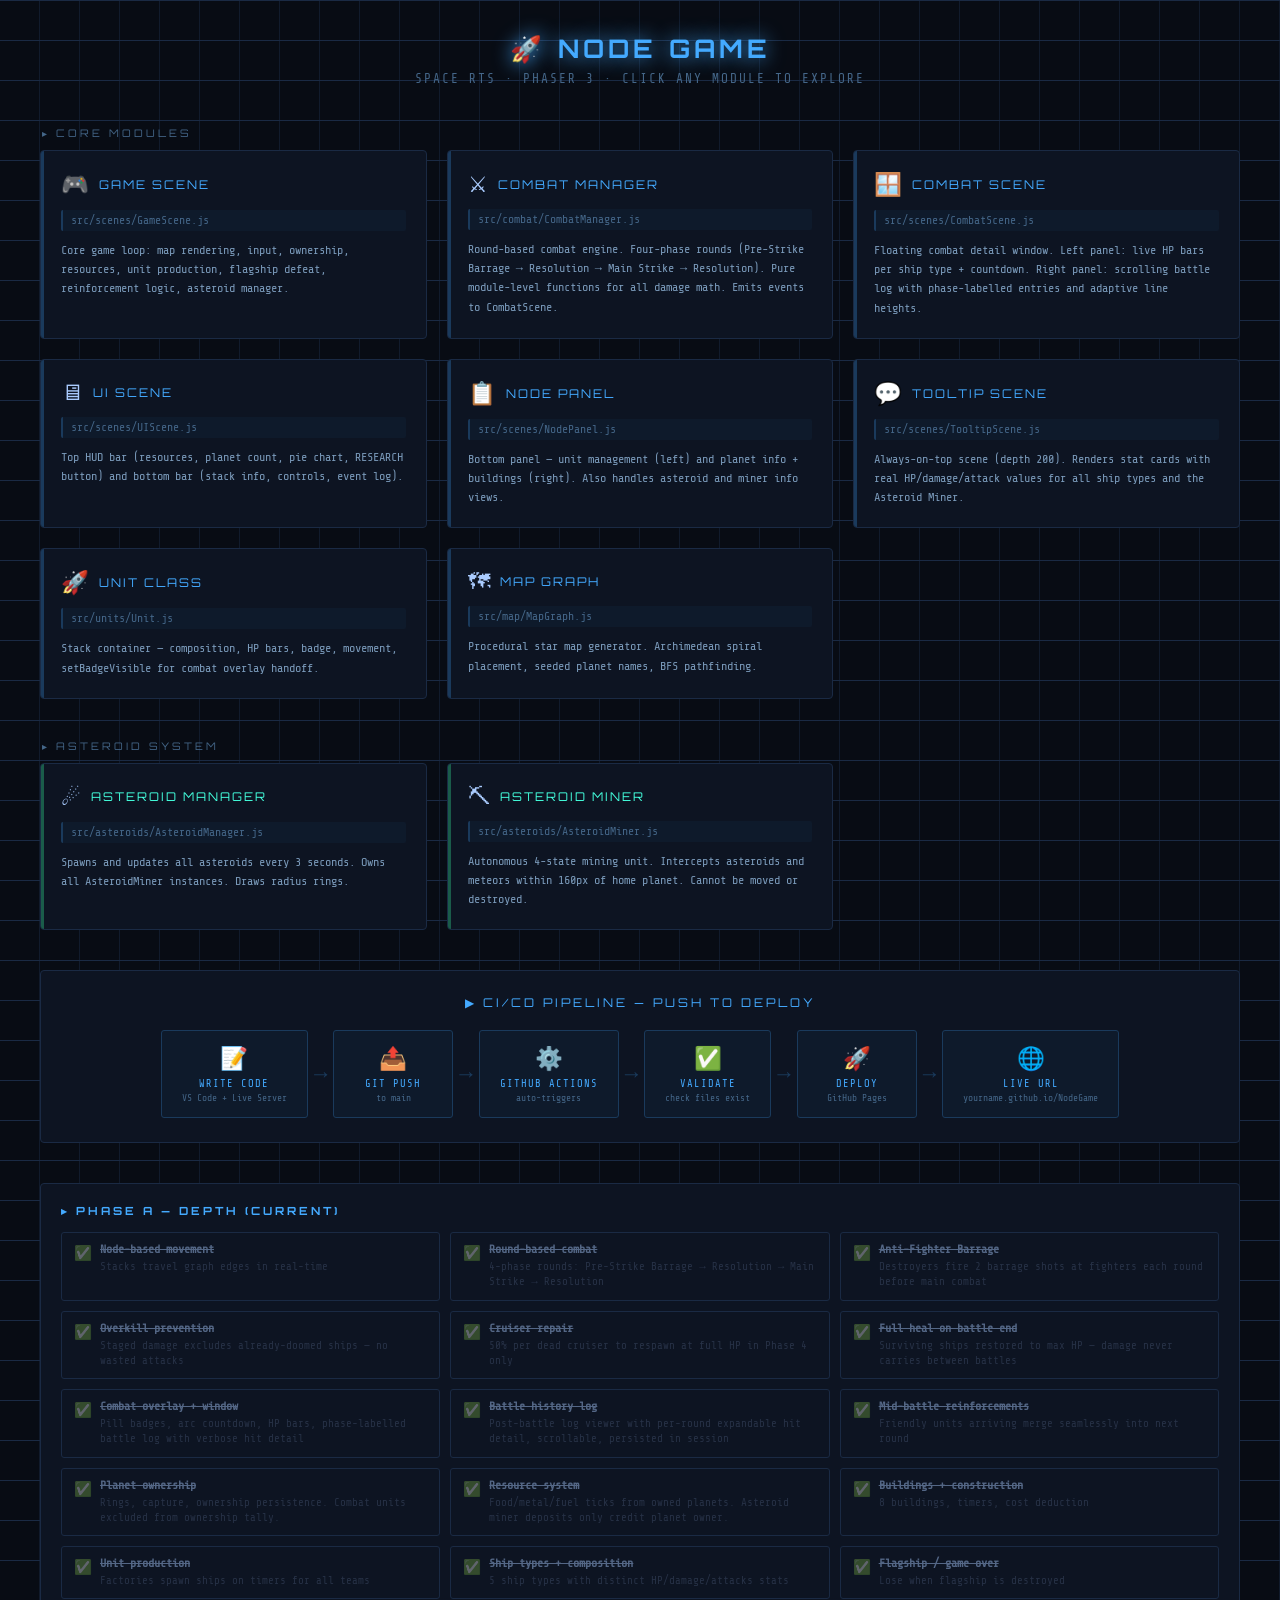
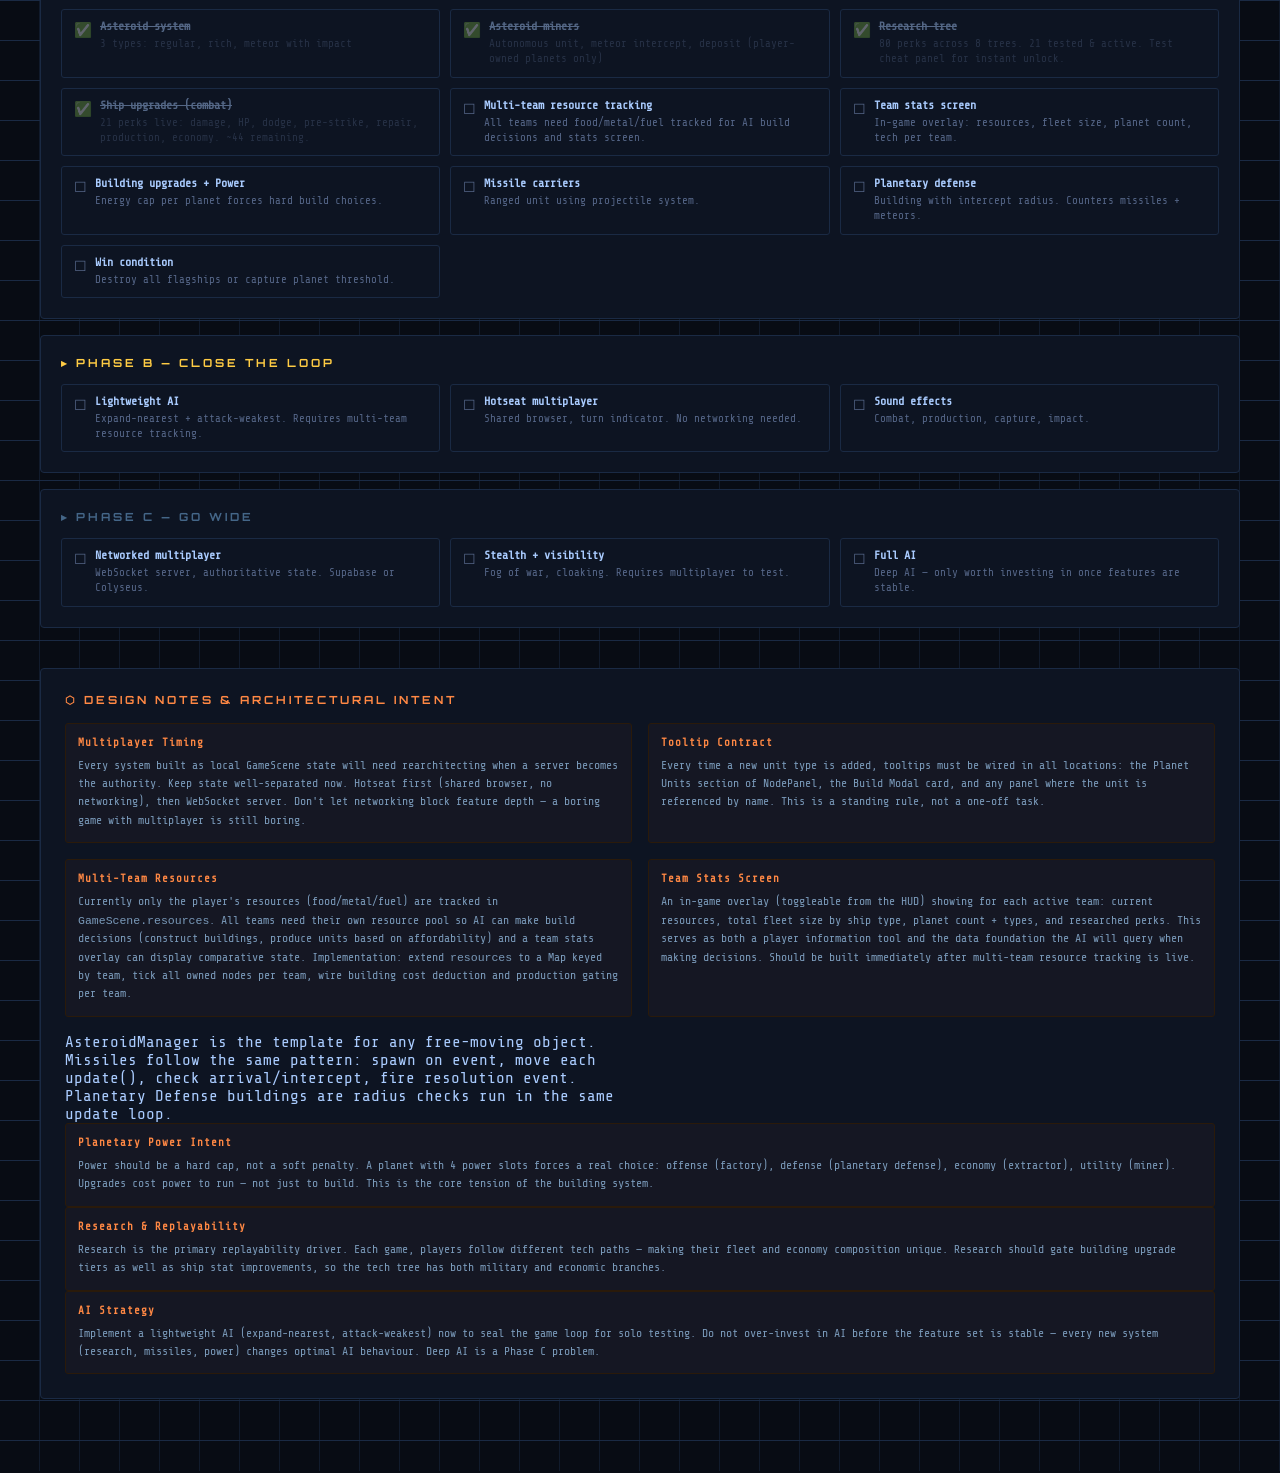
<file: project-map.html>
<!DOCTYPE html>
<html lang="en">
<head>
<meta charset="UTF-8"/>
<title>Node Game — Project Map</title>
<style>
  @import url('https://fonts.googleapis.com/css2?family=Share+Tech+Mono&family=Orbitron:wght@400;700&display=swap');

  :root {
    --blue: #44aaff;
    --blue-dim: #1a3a5c;
    --red: #ff4455;
    --orange: #ff8844;
    --cyan: #44ffdd;
    --bg: #080c14;
    --panel: #0d1422;
    --border: #1a2a44;
    --text: #aaccff;
    --muted: #446688;
  }

  * { box-sizing: border-box; margin: 0; padding: 0; }

  body {
    background: var(--bg);
    color: var(--text);
    font-family: 'Share Tech Mono', monospace;
    min-height: 100vh;
    padding: 32px 24px;
    background-image:
      repeating-linear-gradient(0deg, transparent, transparent 39px, var(--border) 39px, var(--border) 40px),
      repeating-linear-gradient(90deg, transparent, transparent 39px, var(--border) 40px, var(--border) 40px);
    background-size: 40px 40px;
  }

  h1 { font-family: 'Orbitron', monospace; color: var(--blue); font-size: 1.6rem; letter-spacing: 4px; text-align: center; margin-bottom: 8px; text-shadow: 0 0 20px var(--blue); }
  .subtitle { text-align: center; color: var(--muted); font-size: 0.8rem; margin-bottom: 40px; letter-spacing: 2px; }

  .section-label { font-family: 'Orbitron', monospace; font-size: 0.65rem; color: var(--muted); letter-spacing: 3px; text-transform: uppercase; max-width: 1200px; margin: 0 auto 10px; padding-left: 2px; }

  .grid { display: grid; grid-template-columns: 1fr 1fr 1fr; gap: 20px; max-width: 1200px; margin: 0 auto 40px; }

  .card { background: var(--panel); border: 1px solid var(--border); border-radius: 4px; padding: 20px; cursor: pointer; transition: border-color 0.2s, box-shadow 0.2s, transform 0.15s; position: relative; overflow: hidden; }
  .card::before { content: ''; position: absolute; top: 0; left: 0; width: 3px; height: 100%; background: var(--blue-dim); transition: background 0.2s; }
  .card:hover { border-color: var(--blue); box-shadow: 0 0 20px rgba(68,170,255,0.12); transform: translateY(-2px); }
  .card:hover::before { background: var(--blue); }
  .card.active { border-color: var(--blue); box-shadow: 0 0 28px rgba(68,170,255,0.2); }
  .card.active::before { background: var(--blue); }
  .card.cyan::before { background: #1a5c4a; }
  .card.cyan:hover { border-color: var(--cyan); box-shadow: 0 0 20px rgba(68,255,221,0.12); }
  .card.cyan:hover::before, .card.cyan.active::before { background: var(--cyan); }
  .card.cyan.active { border-color: var(--cyan); }

  .card-header { display: flex; align-items: center; gap: 10px; margin-bottom: 12px; }
  .icon { font-size: 1.4rem; }
  .card-title { font-family: 'Orbitron', monospace; font-size: 0.75rem; color: var(--blue); letter-spacing: 2px; text-transform: uppercase; }
  .card.cyan .card-title { color: var(--cyan); }
  .card-file { font-size: 0.72rem; color: var(--muted); margin-bottom: 10px; padding: 4px 8px; background: rgba(68,170,255,0.04); border-radius: 2px; border-left: 2px solid var(--blue-dim); }
  .card-lines { font-size: 0.65rem; color: #2a4a6a; margin-bottom: 8px; }
  .card-desc { font-size: 0.75rem; color: #7a9aba; line-height: 1.6; }

  .detail { max-width: 1200px; margin: 0 auto 40px; background: var(--panel); border: 1px solid var(--blue); border-radius: 4px; padding: 24px; display: none; animation: fadeIn 0.2s ease; }
  .detail.show { display: block; }
  @keyframes fadeIn { from { opacity: 0; transform: translateY(4px); } to { opacity: 1; transform: translateY(0); } }
  .detail-title { font-family: 'Orbitron', monospace; color: var(--blue); font-size: 0.9rem; letter-spacing: 3px; margin-bottom: 16px; }
  .detail-grid { display: grid; grid-template-columns: 1fr 1fr; gap: 20px; }
  .detail-section h3 { font-size: 0.7rem; color: var(--muted); letter-spacing: 2px; text-transform: uppercase; margin-bottom: 10px; border-bottom: 1px solid var(--border); padding-bottom: 6px; }
  .tag-list { display: flex; flex-wrap: wrap; gap: 6px; }
  .tag { padding: 3px 10px; border-radius: 2px; font-size: 0.7rem; border: 1px solid; }
  .tag.blue   { color: var(--blue);  border-color: var(--blue-dim);  background: rgba(68,170,255,0.06); }
  .tag.red    { color: var(--red);   border-color: #5c1a1a;          background: rgba(255,68,85,0.06); }
  .tag.yellow { color: #ffcc44;      border-color: #5c4a00;          background: rgba(255,204,68,0.06); }
  .tag.green  { color: #44ff88;      border-color: #1a5c35;          background: rgba(68,255,136,0.06); }
  .tag.cyan   { color: var(--cyan);  border-color: #1a5c4a;          background: rgba(68,255,221,0.06); }
  .tag.orange { color: var(--orange);border-color: #5c2a00;          background: rgba(255,136,68,0.06); }
  .step-list { list-style: none; }
  .step-list li { padding: 6px 0; font-size: 0.75rem; color: #7a9aba; border-bottom: 1px solid var(--border); display: flex; gap: 10px; }
  .step-list li span.num { color: var(--blue); min-width: 20px; }

  .pipeline { max-width: 1200px; margin: 0 auto 40px; background: var(--panel); border: 1px solid var(--border); border-radius: 4px; padding: 24px; }
  .pipeline-title { font-family: 'Orbitron', monospace; color: var(--blue); font-size: 0.75rem; letter-spacing: 3px; margin-bottom: 20px; text-align: center; }
  .pipeline-flow { display: flex; align-items: center; justify-content: center; flex-wrap: wrap; gap: 0; }
  .pipe-step { text-align: center; padding: 14px 20px; background: rgba(68,170,255,0.04); border: 1px solid var(--blue-dim); border-radius: 3px; min-width: 120px; }
  .pipe-step .p-icon { font-size: 1.4rem; margin-bottom: 6px; }
  .pipe-step .p-name { font-size: 0.65rem; color: var(--blue); letter-spacing: 1px; text-transform: uppercase; }
  .pipe-step .p-sub  { font-size: 0.6rem; color: var(--muted); margin-top: 3px; }
  .pipe-arrow { color: var(--blue-dim); font-size: 1.4rem; padding: 0 6px; flex-shrink: 0; }

  .roadmap { max-width: 1200px; margin: 0 auto 40px; }
  .roadmap-phase { background: var(--panel); border: 1px solid var(--border); border-radius: 4px; padding: 20px; margin-bottom: 16px; }
  .roadmap-phase h2 { font-family: 'Orbitron', monospace; font-size: 0.7rem; letter-spacing: 3px; margin-bottom: 14px; }
  .phase-a h2 { color: var(--blue); }
  .phase-b h2 { color: #ffcc44; }
  .phase-c h2 { color: var(--muted); }
  .roadmap-grid { display: grid; grid-template-columns: repeat(3, 1fr); gap: 10px; }
  .roadmap-item { padding: 10px 12px; border-radius: 3px; border: 1px solid var(--border); font-size: 0.72rem; display: flex; gap: 8px; align-items: flex-start; cursor: pointer; transition: border-color 0.15s; }
  .roadmap-item:hover { border-color: var(--blue); }
  .roadmap-item .ri-check { flex-shrink: 0; font-size: 0.9rem; }
  .roadmap-item b { color: var(--text); display: block; margin-bottom: 3px; font-size: 0.73rem; }
  .roadmap-item span { color: #556688; font-size: 0.68rem; line-height: 1.4; }
  .roadmap-item.done b { text-decoration: line-through; opacity: 0.45; }
  .roadmap-item.done span { opacity: 0.35; }

  .design-notes { max-width: 1200px; margin: 0 auto 40px; background: var(--panel); border: 1px solid var(--border); border-radius: 4px; padding: 24px; }
  .design-notes h2 { font-family: 'Orbitron', monospace; color: var(--orange); font-size: 0.7rem; letter-spacing: 3px; margin-bottom: 16px; }
  .note-grid { display: grid; grid-template-columns: 1fr 1fr; gap: 16px; }
  .note-item { padding: 12px; background: rgba(255,136,68,0.03); border: 1px solid #2a1a0a; border-radius: 3px; }
  .note-item h3 { font-size: 0.68rem; color: var(--orange); letter-spacing: 1px; margin-bottom: 8px; }
  .note-item p { font-size: 0.72rem; color: #7a9aba; line-height: 1.6; }
</style>
</head>
<body>

<h1>🚀 NODE GAME</h1>
<p class="subtitle">SPACE RTS · PHASER 3 · CLICK ANY MODULE TO EXPLORE</p>

<div class="section-label">▸ Core Modules</div>
<div class="grid" id="cards"></div>
<div class="detail" id="detail"></div>

<div class="section-label">▸ Asteroid System</div>
<div class="grid" id="asteroid-cards"></div>
<div class="detail" id="asteroid-detail"></div>

<div class="pipeline">
  <div class="pipeline-title">▶ CI/CD PIPELINE — PUSH TO DEPLOY</div>
  <div class="pipeline-flow">
    <div class="pipe-step"><div class="p-icon">📝</div><div class="p-name">Write Code</div><div class="p-sub">VS Code + Live Server</div></div>
    <div class="pipe-arrow">→</div>
    <div class="pipe-step"><div class="p-icon">📤</div><div class="p-name">git push</div><div class="p-sub">to main</div></div>
    <div class="pipe-arrow">→</div>
    <div class="pipe-step"><div class="p-icon">⚙️</div><div class="p-name">GitHub Actions</div><div class="p-sub">auto-triggers</div></div>
    <div class="pipe-arrow">→</div>
    <div class="pipe-step"><div class="p-icon">✅</div><div class="p-name">Validate</div><div class="p-sub">check files exist</div></div>
    <div class="pipe-arrow">→</div>
    <div class="pipe-step"><div class="p-icon">🚀</div><div class="p-name">Deploy</div><div class="p-sub">GitHub Pages</div></div>
    <div class="pipe-arrow">→</div>
    <div class="pipe-step"><div class="p-icon">🌐</div><div class="p-name">Live URL</div><div class="p-sub">yourname.github.io/NodeGame</div></div>
  </div>
</div>

<div class="roadmap">
  <div class="roadmap-phase phase-a">
    <h2>▸ PHASE A — DEPTH (CURRENT)</h2>
    <div class="roadmap-grid" id="phase-a"></div>
  </div>
  <div class="roadmap-phase phase-b">
    <h2>▸ PHASE B — CLOSE THE LOOP</h2>
    <div class="roadmap-grid" id="phase-b"></div>
  </div>
  <div class="roadmap-phase phase-c">
    <h2>▸ PHASE C — GO WIDE</h2>
    <div class="roadmap-grid" id="phase-c"></div>
  </div>
</div>

<div class="design-notes">
  <h2>⬡ DESIGN NOTES & ARCHITECTURAL INTENT</h2>
  <div class="note-grid">
    <div class="note-item">
      <h3>Multiplayer Timing</h3>
      <p>Every system built as local GameScene state will need rearchitecting when a server becomes the authority. Keep state well-separated now. Hotseat first (shared browser, no networking), then WebSocket server. Don't let networking block feature depth — a boring game with multiplayer is still boring.</p>
    </div>
    <div class="note-item">
      <h3>Tooltip Contract</h3>
      <p>Every time a new unit type is added, tooltips must be wired in all locations: the Planet Units section of NodePanel, the Build Modal card, and any panel where the unit is referenced by name. This is a standing rule, not a one-off task.</p>
    </div>
    <div class="note-item">
      <h3>Multi-Team Resources</h3>
      <p>Currently only the player's resources (food/metal/fuel) are tracked in <code>GameScene.resources</code>. All teams need their own resource pool so AI can make build decisions (construct buildings, produce units based on affordability) and a team stats overlay can display comparative state. Implementation: extend <code>resources</code> to a Map keyed by team, tick all owned nodes per team, wire building cost deduction and production gating per team.</p>
    </div>
    <div class="note-item">
      <h3>Team Stats Screen</h3>
      <p>An in-game overlay (toggleable from the HUD) showing for each active team: current resources, total fleet size by ship type, planet count + types, and researched perks. This serves as both a player information tool and the data foundation the AI will query when making decisions. Should be built immediately after multi-team resource tracking is live.</p>
    </div>
      <p>AsteroidManager is the template for any free-moving object. Missiles follow the same pattern: spawn on event, move each update(), check arrival/intercept, fire resolution event. Planetary Defense buildings are radius checks run in the same update loop.</p>
    </div>
    <div class="note-item">
      <h3>Planetary Power Intent</h3>
      <p>Power should be a hard cap, not a soft penalty. A planet with 4 power slots forces a real choice: offense (factory), defense (planetary defense), economy (extractor), utility (miner). Upgrades cost power to run — not just to build. This is the core tension of the building system.</p>
    </div>
    <div class="note-item">
      <h3>Research & Replayability</h3>
      <p>Research is the primary replayability driver. Each game, players follow different tech paths — making their fleet and economy composition unique. Research should gate building upgrade tiers as well as ship stat improvements, so the tech tree has both military and economic branches.</p>
    </div>
    <div class="note-item">
      <h3>AI Strategy</h3>
      <p>Implement a lightweight AI (expand-nearest, attack-weakest) now to seal the game loop for solo testing. Do not over-invest in AI before the feature set is stable — every new system (research, missiles, power) changes optimal AI behaviour. Deep AI is a Phase C problem.</p>
    </div>
  </div>
</div>

<script>
const modules = [
  {
    icon: '🎮', title: 'Game Scene', file: 'src/scenes/GameScene.js', cyan: false,
    desc: 'Core game loop: map rendering, input, ownership, resources, unit production, flagship defeat, reinforcement logic, asteroid manager.',
    tags: ['Combat', 'Ownership', 'Resources', 'Production', 'Asteroids'],
    tagTypes: ['blue','blue','blue','blue','cyan'],
    steps: [
      'Procedural spiral map scaled by player count (10 + n×10 nodes)',
      'BFS pathfinding — stacks move along graph edges in real-time',
      'handleArrival(): merges friendlies, starts battles, or reinforces in-combat stacks',
      'reinforceCombatant(): absorbs arriving ships into a fighting unit without interrupting combat',
      'nodeOwnership Map tracks team per node; drawOwnershipRings() redraws each change',
      'Resource tick every 3s — sums food/metal/fuel from all player-owned nodes',
      'Unit production timers per node:bldId key — ticks in _tickUnitProduction()',
      'AsteroidManager owned here — update(delta) called each frame',
      '_dead flag pattern prevents ghost update() calls on destroyed units',
    ],
    note: 'reinforceCombatant() is the key path for mid-battle reinforcements — it writes directly to composition + unitHP without touching the battle object.'
  },
  {
    icon: '⚔', title: 'Combat Manager', file: 'src/combat/CombatManager.js', cyan: false,
    desc: 'Round-based combat engine. Four-phase rounds (Pre-Strike Barrage → Resolution → Main Strike → Resolution). Pure module-level functions for all damage math. Emits events to CombatScene.',
    tags: ['HP System', 'Phases', 'Barrage', 'Overlay', 'Events'],
    tagTypes: ['red','blue','orange','blue','yellow'],
    steps: [
      'SHIP_STATS: fighter(10hp/5dmg/1atk) destroyer(20/10/1+barrage) cruiser(20/10/2+repair) dreadnaught(50/20/2) flagship(60/20/2)',
      'Phase 1 — Pre-Strike: destroyers fire 2 barrage shots each at fighters; both sides staged simultaneously before damage applied',
      'Phase 2 — Pre-Strike Resolution: barrage buffers applied, dead fighters pruned; no cruiser repair here',
      'Phase 3 — Main Strike: all surviving ships build shuffled attack queues; _stageDamage() excludes already-doomed ships to prevent overkill waste',
      'Phase 4 — Main Strike Resolution: damage applied, _pruneHPWithRepair() rolls 50% per dead cruiser to respawn at full HP',
      'Full heal on battle end: _fullHeal() restores all surviving ships to max HP so carry-over damage never bleeds into the next battle',
      'All damage math in pure module-level functions (_stageBarrage, _stageDamage, _applyBuffer, _pruneHP, _pruneHPWithRepair) — no unit instance mutation',
      'Pill overlay: attacker (top) + defender (bottom) replace normal badges; arc ring counts down 30s green→yellow→red',
      'Emits combatUpdate (with full battle.log) after each round; closeCombat on battle end',
    ],
    note: 'All combat logic lives in pure functions that take plain HP objects and return buffers — no hidden unit state mutations. Perk hooks will inject as additional buffer stages between phases.'
  },
  {
    icon: '🪟', title: 'Combat Scene', file: 'src/scenes/CombatScene.js', cyan: false,
    desc: 'Floating combat detail window. Left panel: live HP bars per ship type + countdown. Right panel: scrolling battle log with phase-labelled entries and adaptive line heights.',
    tags: ['Live HP Bars', 'Battle Log', 'Countdown', 'Overlay Scene'],
    tagTypes: ['red','yellow','yellow','blue'],
    steps: [
      'Listens for openCombat, combatUpdate, closeCombat on game.events',
      'Left panel: two HP columns (attacker | defender) — icon, count, HP bar per ship type',
      'HP bar colour shifts from ship colour → orange → red as HP depletes; shows current/max total',
      'Countdown bar fills over 30s green → yellow → red; "Next round in Xs" ticks every frame',
      'Right panel: battle log grouped by round headers, entries colour-coded by phase',
      'Log rendering is two-pass: measure each entry off-screen to get true pixel height, then fit as many as possible from newest backwards within the panel height budget',
      'Adaptive line height means wrapped entries never overlap single-line entries',
      'Redraws entirely after each round via combatUpdate event',
      'Closes automatically on closeCombat; also has ✕ close button',
    ],
    note: 'PANEL_DEPTH=80 keeps CombatScene above all game elements but below ResearchScene (depth 90) and TooltipScene (depth 200). TooltipScene calls bringToTop() on show to always render above CombatScene regardless of launch order.'
  },
  {
    icon: '🖥', title: 'UI Scene', file: 'src/scenes/UIScene.js', cyan: false,
    desc: 'Top HUD bar (resources, planet count, pie chart, RESEARCH button) and bottom bar (stack info, controls, event log).',
    tags: ['HUD', 'Resource Display', 'Research Button', 'Event Log'],
    tagTypes: ['blue','blue','blue','yellow'],
    steps: [
      'Top bar: pie chart of planet types owned, player name, planet count',
      'Top bar right: unit count, food, metal, fuel — updated via updateHUD()',
      'RESEARCH button anchored left of unit slot — shows current RP and opens ResearchScene',
      'Hover resource icon → scrollable per-planet breakdown tooltip',
      'Bottom bar: selected stack info (left), control hints (centre), event log (right)',
      'Event log: last 3 events — arrivals, combat, merges, mining, intercepts, reinforcements',
      'logEvent(text) called from GameScene, CombatManager, AsteroidManager, AsteroidMiner',
      'Game-over overlay: triggered on flagship loss event from GameScene',
    ],
    note: 'UIScene reads resources from its own .resources ref which GameScene keeps in sync via updateHUD().'
  },
  {
    icon: '📋', title: 'Node Panel', file: 'src/scenes/NodePanel.js', cyan: false,
    desc: 'Bottom panel — unit management (left) and planet info + buildings (right). Also handles asteroid and miner info views.',
    tags: ['Unit Management', 'Buildings', 'Asteroid View', 'Tooltips', 'Split'],
    tagTypes: ['blue','blue','cyan','yellow','blue'],
    steps: [
      'Left panel: stack selector tabs, per-ship rows with − n + split controls (fixed-width buttons)',
      'Planet Units section below combat rows — lists Asteroid Miners with state + hover tooltip',
      'Right panel: nodeName/nodeType/resBars are static objects repopulated on each open()',
      'buildingScrollContainer: masked scrollable area for building cards (5 per row)',
      'Build Modal: 8 options in 2-row grid, ttZone overlay fires tooltips on factory/miner cards',
      'openAsteroid(): repopulates right panel with asteroid yield bars; left shows Mining Unit section',
      'asteroidMinerStateChanged event triggers live refresh of asteroid panel when miner attaches',
      '_refreshMiners(startY, panelBottom): draws Planet Units section with panel-bounds clipping',
    ],
    note: 'BUILDING_DEFS and PRODUCES_SHIP map are the two places to update when adding new buildings or unit types.'
  },
  {
    icon: '💬', title: 'Tooltip Scene', file: 'src/scenes/TooltipScene.js', cyan: false,
    desc: 'Always-on-top scene (depth 200). Renders stat cards with real HP/damage/attack values for all ship types and the Asteroid Miner.',
    tags: ['Tooltips', 'Stat Cards', 'Real Stats', 'Custom Icons'],
    tagTypes: ['blue','blue','green','cyan'],
    steps: [
      'Listens for showTooltip { key, x, y } and hideTooltip on game.events',
      'TOOLTIP_DEFS: fighter(10hp/5dmg/1atk) destroyer(20/10/1) cruiser(20/10×2+repair) dreadnaught(50/20×2) flagship(60/20×2)',
      'Stats reflect actual SHIP_STATS from CombatManager — kept in sync manually',
      'drawCustomIcon() path: asteroid_miner uses its own diamond draw fn instead of drawShipIcon',
      'Dynamic height based on stat count + description word-wrap',
      'Auto-clamps to screen edges — never overflows canvas',
    ],
    note: 'When SHIP_STATS change in CombatManager, update TOOLTIP_DEFS here to keep stat cards accurate.'
  },
  {
    icon: '🚀', title: 'Unit Class', file: 'src/units/Unit.js', cyan: false,
    desc: 'Stack container — composition, HP bars, badge, movement, setBadgeVisible for combat overlay handoff.',
    tags: ['Composition', 'HP Bars', 'Badge', 'Movement', 'setBadgeVisible'],
    tagTypes: ['blue','red','blue','yellow','blue'],
    steps: [
      'composition: { fighter, destroyer, cruiser, dreadnaught, flagship }',
      'stackSize always derived from compositionTotal(composition)',
      'inCombat flag: blocks movement in update(); set by CombatManager, cleared on battle end',
      'unitHP: per-ship HP arrays managed by CombatManager (null between battles)',
      'setBadgeVisible(bool): hides badge during combat so overlay pills take over',
      'updateHealthBar(): draws per-type HP bars below badge — visible during combat',
      'clearHealthBar(): clears health bar graphics on battle end',
      '_dead flag set immediately on removeStack() — guards update() against ghost calls',
    ],
    note: 'setBadgeVisible(false) is called by CombatManager at battle start; true on end. Both paths (resolve + external destroy) restore the badge.'
  },
  {
    icon: '🗺', title: 'Map Graph', file: 'src/map/MapGraph.js', cyan: false,
    desc: 'Procedural star map generator. Archimedean spiral placement, seeded planet names, BFS pathfinding.',
    tags: ['Procedural', 'Spiral Layout', 'BFS', 'Pathfinding'],
    tagTypes: ['blue','blue','blue','green'],
    steps: [
      'Planet count = 10 + (playerCount × 10); map size scales accordingly',
      'Archimedean spiral placement with minimum spacing scaled to map size',
      'Planet names built from randomised syllable combinations',
      'Each planet guaranteed at least one edge to nearest neighbour',
      'Additional edges added to nearby planets for map density',
      'BFS bridge detection ensures full connectivity',
      'findPath(from, to, adjacency): BFS shortest-path routing used by all unit movement',
    ],
    note: 'Player start positions spread evenly around the spiral index. Each player gets 2 adjacent nodes — guaranteed by pickAdjacentNode().'
  },
];

const asteroidModules = [
  {
    icon: '☄', title: 'Asteroid Manager', file: 'src/asteroids/AsteroidManager.js', cyan: true,
    desc: 'Spawns and updates all asteroids every 3 seconds. Owns all AsteroidMiner instances. Draws radius rings.',
    tags: ['Projectiles', 'Spawn System', 'Miner Owner', 'Meteor Impact'],
    tagTypes: ['cyan','cyan','cyan','red'],
    steps: [
      'Spawns one asteroid every 3s: 60% regular (grey), 25% rich (gold), 15% meteor (red)',
      'All types travel at 60 px/s — standardised for predictable reaction time',
      'Regular/rich: random inward direction (±80° from edge normal)',
      'Meteor: targets farthest node from spawn point; aims directly at it',
      'Meteor impact: 30% per-unit destruction roll; cruiser repair (50%) applies',
      '_minerGfx layer: draws radius rings (dim normally, bright when planet selected)',
      'addMiner(nodeId) / removeMiner(nodeId) / getMinersForNode(nodeId)',
      'Asteroid._minedBy claim system prevents two miners targeting the same rock',
    ],
    note: 'This is the template for all future free-moving objects (missiles, projectiles). Spawn → move each update() → check arrival/intercept → fire resolution event.'
  },
  {
    icon: '⛏', title: 'Asteroid Miner', file: 'src/asteroids/AsteroidMiner.js', cyan: true,
    desc: 'Autonomous 4-state mining unit. Intercepts asteroids and meteors within 160px of home planet. Cannot be moved or destroyed.',
    tags: ['Autonomous', 'State Machine', 'Meteor Intercept', 'Indestructible'],
    tagTypes: ['cyan','cyan','red','cyan'],
    steps: [
      'States: idle → flying → mining → returning',
      'Scans for targets each idle frame — meteors take absolute priority',
      'Prioritises meteors targeting own home planet above all other targets',
      'Mining a meteor marks it _dead, cancelling _triggerMeteorImpact()',
      'Mining rate: 4000ms to fully extract an asteroid',
      'If asteroid exits range mid-mine: collects partial resources, returns early',
      'On deposit: adds cargo to scene.resources, fires logEvent, resets cargo',
      'asteroidMinerStateChanged event emitted on every state transition — NodePanel listens',
    ],
    note: 'Speed is 90 px/s (faster than all asteroids at 60 px/s) so it can intercept any asteroid it can reach in time.'
  },
];

const phaseA = [
  { done: true,  title: 'Node-based movement',        desc: 'Stacks travel graph edges in real-time' },
  { done: true,  title: 'Round-based combat',          desc: '4-phase rounds: Pre-Strike Barrage → Resolution → Main Strike → Resolution' },
  { done: true,  title: 'Anti-Fighter Barrage',        desc: 'Destroyers fire 2 barrage shots at fighters each round before main combat' },
  { done: true,  title: 'Overkill prevention',         desc: 'Staged damage excludes already-doomed ships — no wasted attacks' },
  { done: true,  title: 'Cruiser repair',              desc: '50% per dead cruiser to respawn at full HP in Phase 4 only' },
  { done: true,  title: 'Full heal on battle end',     desc: 'Surviving ships restored to max HP — damage never carries between battles' },
  { done: true,  title: 'Combat overlay + window',     desc: 'Pill badges, arc countdown, HP bars, phase-labelled battle log with verbose hit detail' },
  { done: true,  title: 'Battle history log',          desc: 'Post-battle log viewer with per-round expandable hit detail, scrollable, persisted in session' },
  { done: true,  title: 'Mid-battle reinforcements',   desc: 'Friendly units arriving merge seamlessly into next round' },
  { done: true,  title: 'Planet ownership',            desc: 'Rings, capture, ownership persistence. Combat units excluded from ownership tally.' },
  { done: true,  title: 'Resource system',             desc: 'Food/metal/fuel ticks from owned planets. Asteroid miner deposits only credit planet owner.' },
  { done: true,  title: 'Buildings + construction',    desc: '8 buildings, timers, cost deduction' },
  { done: true,  title: 'Unit production',             desc: 'Factories spawn ships on timers for all teams' },
  { done: true,  title: 'Ship types + composition',    desc: '5 ship types with distinct HP/damage/attacks stats' },
  { done: true,  title: 'Flagship / game over',        desc: 'Lose when flagship is destroyed' },
  { done: true,  title: 'Asteroid system',             desc: '3 types: regular, rich, meteor with impact' },
  { done: true,  title: 'Asteroid miners',             desc: 'Autonomous unit, meteor intercept, deposit (player-owned planets only)' },
  { done: true,  title: 'Research tree',               desc: '80 perks across 8 trees. 21 tested & active. Test cheat panel for instant unlock.' },
  { done: true,  title: 'Ship upgrades (combat)',      desc: '21 perks live: damage, HP, dodge, pre-strike, repair, production, economy. ~44 remaining.' },
  { done: false, title: 'Multi-team resource tracking', desc: 'All teams need food/metal/fuel tracked for AI build decisions and stats screen.' },
  { done: false, title: 'Team stats screen',           desc: 'In-game overlay: resources, fleet size, planet count, tech per team.' },
  { done: false, title: 'Building upgrades + Power',   desc: 'Energy cap per planet forces hard build choices.' },
  { done: false, title: 'Missile carriers',            desc: 'Ranged unit using projectile system.' },
  { done: false, title: 'Planetary defense',           desc: 'Building with intercept radius. Counters missiles + meteors.' },
  { done: false, title: 'Win condition',               desc: 'Destroy all flagships or capture planet threshold.' },
];

const phaseB = [
  { done: false, title: 'Lightweight AI',            desc: 'Expand-nearest + attack-weakest. Requires multi-team resource tracking.' },
  { done: false, title: 'Hotseat multiplayer',       desc: 'Shared browser, turn indicator. No networking needed.' },
  { done: false, title: 'Sound effects',             desc: 'Combat, production, capture, impact.' },
];

const phaseC = [
  { done: false, title: 'Networked multiplayer',     desc: 'WebSocket server, authoritative state. Supabase or Colyseus.' },
  { done: false, title: 'Stealth + visibility',      desc: 'Fog of war, cloaking. Requires multiplayer to test.' },
  { done: false, title: 'Full AI',                   desc: 'Deep AI — only worth investing in once features are stable.' },
];

let activeMain = null, activeAsteroid = null;

function renderCards(mods, containerId, detailId, activeRef, setActive, cyan) {
  const container = document.getElementById(containerId);
  const detail    = document.getElementById(detailId);
  mods.forEach((m, i) => {
    const card = document.createElement('div');
    card.className = 'card' + (m.cyan ? ' cyan' : '');
    card.innerHTML = `
      <div class="card-header"><span class="icon">${m.icon}</span><span class="card-title">${m.title}</span></div>
      <div class="card-file">${m.file}</div>
      <div class="card-desc">${m.desc}</div>
    `;
    card.addEventListener('click', () => {
      if (setActive() === i) {
        activeRef.val = null;
        detail.classList.remove('show');
        card.classList.remove('active');
        return;
      }
      container.querySelectorAll('.card').forEach(c => c.classList.remove('active'));
      card.classList.add('active');
      activeRef.val = i;
      const tags  = m.tags.map((t, ti) => `<span class="tag ${m.tagTypes[ti]}">${t}</span>`).join('');
      const steps = m.steps.map((s, si) => `<li><span class="num">${si+1}.</span>${s}</li>`).join('');
      detail.innerHTML = `
        <div class="detail-title">${m.icon} ${m.title.toUpperCase()} — ${m.file}</div>
        <div class="detail-grid">
          <div class="detail-section"><h3>What it does</h3><ul class="step-list">${steps}</ul></div>
          <div class="detail-section">
            <h3>Tags</h3><div class="tag-list" style="margin-bottom:16px">${tags}</div>
            <h3>Dev note</h3><p style="font-size:0.75rem;color:#7a9aba;line-height:1.6">${m.note}</p>
          </div>
        </div>
      `;
      detail.classList.add('show');
      detail.scrollIntoView({ behavior: 'smooth', block: 'nearest' });
    });
    container.appendChild(card);
  });
}

const mainRef = { val: null };
const astRef  = { val: null };
renderCards(modules,         'cards',         'detail',          mainRef, () => mainRef.val);
renderCards(asteroidModules, 'asteroid-cards','asteroid-detail', astRef,  () => astRef.val);

function renderPhase(items, containerId) {
  const el = document.getElementById(containerId);
  items.forEach(s => {
    const li = document.createElement('div');
    li.className = 'roadmap-item' + (s.done ? ' done' : '');
    li.innerHTML = `<span class="ri-check">${s.done ? '✅' : '☐'}</span><div><b>${s.title}</b><span>${s.desc}</span></div>`;
    if (!s.done) {
      li.addEventListener('click', () => {
        const isDone = li.querySelector('.ri-check').textContent === '✅';
        li.querySelector('.ri-check').textContent = isDone ? '☐' : '✅';
        li.classList.toggle('done', !isDone);
      });
    }
    el.appendChild(li);
  });
}

renderPhase(phaseA, 'phase-a');
renderPhase(phaseB, 'phase-b');
renderPhase(phaseC, 'phase-c');
</script>
</body>
</html>
</file>
